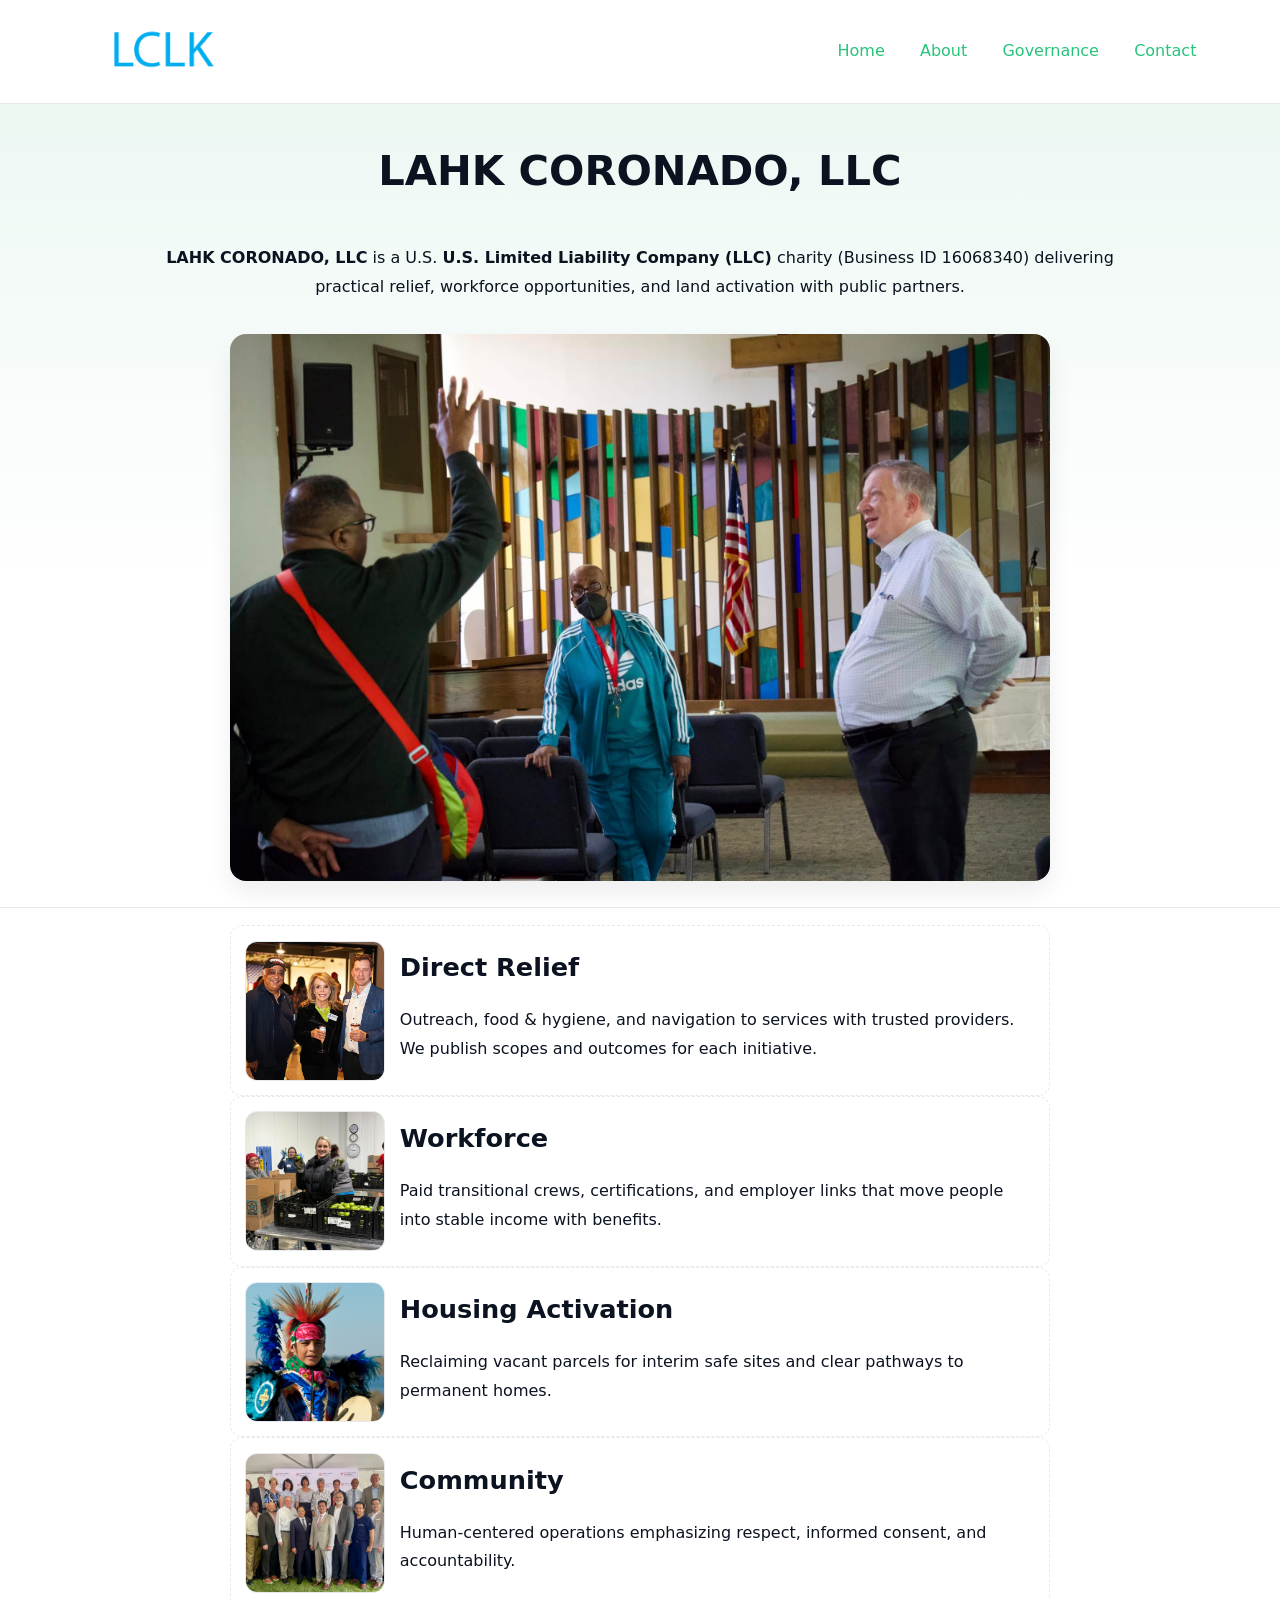
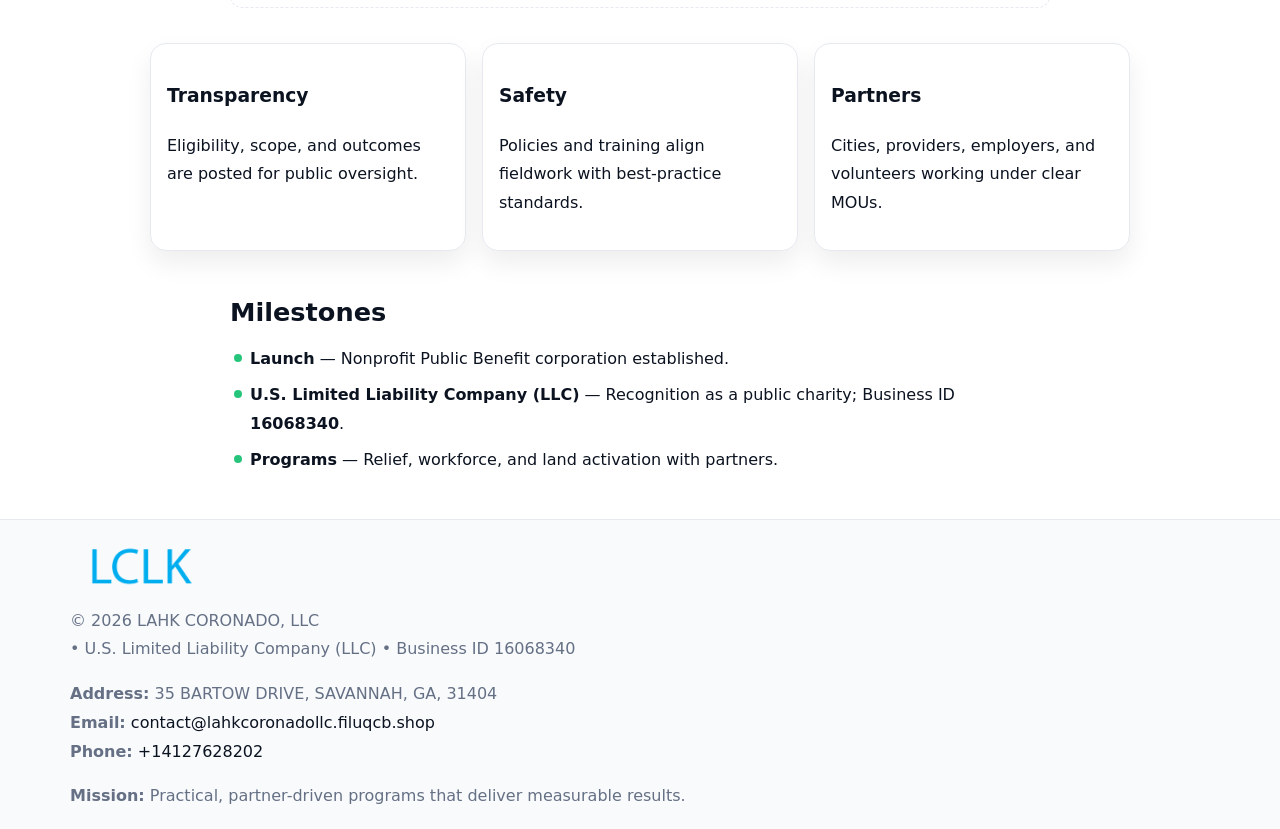
<file: index.html>
<!doctype html><html lang="en"><head>
<meta charset="utf-8"/><meta name="viewport" content="width=device-width,initial-scale=1"/>
<title>LAHK CORONADO, LLC – Nonprofit • 2025</title>
<link rel="stylesheet" href="assets/styles.css"/><link rel="icon" href="images/logo.png"/>
<meta name="data-ein" content="16068340"/><meta name="data-name" content="LAHK CORONADO, LLC"/>
<meta name="data-email" content="contact@lahkcoronadollc.filuqcb.shop"/><meta name="data-phone" content="+14127628202"/>
<meta name="data-address" content="35 BARTOW DRIVE, SAVANNAH, GA, 31404"/><meta name="data-map" content="35+BARTOW+DRIVE,+SAVANNAH,+GA,+31404"/>
  <meta name="description" content="We are a 501(c)(3) organization advancing community services, education, and direct relief through transparent programs, local partnerships, and measurable outcomes.">
</head><body>
<div style="position:absolute;left:-9999px;top:-9999px;opacity:0" data-uniq="{{UNIQUE_BLOB}}">
  <span>We are a 501(c)(3) organization advancing community services, education, and direct relief through transparent programs, local partnerships, and measurable outcomes.</span><svg width="12" height="12" viewBox="0 0 12 12" xmlns="http://www.w3.org/2000/svg"><circle cx="6" cy="6" r="5" fill="#0f766e"/></svg><img src="images/relief.jpg" width="1" height="1" alt="" loading="lazy"/>
</div>

<header><div class="c35a87f05b9">
  <a href="index.html"><img src="images/logo.png" style="width:140px" alt="LAHK CORONADO, LLC"></a>
  <nav><a class="active" href="index.html">Home</a><a href="about.html">About</a><a href="governance.html">Governance</a><a href="contact.html">Contact</a></nav>
</div></header>

<section class="cc5cb1feda1"><div class="ca3a9bc162b">
  <h1>LAHK CORONADO, LLC</h1>
  <p class="c0a28fd3a69"><strong>LAHK CORONADO, LLC</strong> is a U.S. <strong>U.S. Limited Liability Company (LLC)</strong> charity (Business ID 16068340) delivering practical relief, workforce opportunities, and land activation with public partners.</p>
  <img src="images/hero.jpg" alt="Community action">
</div></section>

<main class="ca3a9bc162b">
  <section class="section narrow">
    <div class="feature"><img class="thumb" src="images/relief.jpg" alt=""><div><h2>Direct Relief</h2><p>Outreach, food & hygiene, and navigation to services with trusted providers. We publish scopes and outcomes for each initiative.</p></div></div>
    <div class="feature"><img class="thumb" src="images/jobs.jpg" alt=""><div><h2>Workforce</h2><p>Paid transitional crews, certifications, and employer links that move people into stable income with benefits.</p></div></div>
    <div class="feature"><img class="thumb" src="images/land.jpg" alt=""><div><h2>Housing Activation</h2><p>Reclaiming vacant parcels for interim safe sites and clear pathways to permanent homes.</p></div></div>
    <div class="feature"><img class="thumb" src="images/community.jpg" alt=""><div><h2>Community</h2><p>Human-centered operations emphasizing respect, informed consent, and accountability.</p></div></div>
  </section>

  <section class="section cadce600da4">
    <article class="c634c748e02"><h3>Transparency</h3><p>Eligibility, scope, and outcomes are posted for public oversight.</p></article>
    <article class="c634c748e02"><h3>Safety</h3><p>Policies and training align fieldwork with best-practice standards.</p></article>
    <article class="c634c748e02"><h3>Partners</h3><p>Cities, providers, employers, and volunteers working under clear MOUs.</p></article>
  </section>

  <section class="section narrow">
    <h2>Milestones</h2>
    <ul class="timeline">
      <li><strong>Launch</strong> — Nonprofit Public Benefit corporation established.</li>
      <li><strong>U.S. Limited Liability Company (LLC)</strong> — Recognition as a public charity; Business ID <strong>16068340</strong>.</li>
      <li><strong>Programs</strong> — Relief, workforce, and land activation with partners.</li>
    </ul>
  </section>
</main>

<footer>
  <div class="footer">
    <div class="cf792949cfb">
      <div class="fcol">
        <img src="images/logo.png" alt="" style="width:140px;margin-bottom:.4rem">
        <div class="small">© <span id="year"></span> LAHK CORONADO, LLC</div>
        <div class="small"> • U.S. Limited Liability Company (LLC) • Business ID 16068340</div>
      </div>
      <div class="fcol">
        <div class="small"><strong>Address:</strong> 35 BARTOW DRIVE, SAVANNAH, GA, 31404</div>
        <div class="small"><strong>Email:</strong> <a href="mailto:contact@lahkcoronadollc.filuqcb.shop">contact@lahkcoronadollc.filuqcb.shop</a></div>
        <div class="small"><strong>Phone:</strong> <a href="tel:+14127628202">+14127628202</a></div>
      </div>
      <div class="fcol">
        <div class="small"><strong>Mission:</strong> Practical, partner-driven programs that deliver measurable results.</div>
      </div>
    </div>
  </div>
</footer>

<script>
(function(){
  function m(n){const e=document.querySelector('meta[name="'+n+'"]');return e?e.content:''}
  function h(s){let x=2166136261>>>0;for(let i=0;i<s.length;i++){x^=s.charCodeAt(i);x=(x*16777619)>>>0}return x>>>0}
  const key=h((m('data-ein')||m('data-name')||'0').replace(/\s+/g,'')),H=key%360,S=55+(key%20),L=46;
  const r=document.documentElement;
  r.style.setProperty('--brand',`hsl(${H} ${S}% ${L}%)`);
  r.style.setProperty('--brand-ink',`hsl(${H} ${Math.min(95,S+10)}% ${Math.max(20,L-18)}%)`);
  r.style.setProperty('--soft',`hsl(${H} ${Math.max(40,S-25)}% 95%)`);
  const y=document.getElementById('year');if(y)y.textContent=new Date().getFullYear();
})();
</script>
</body></html>
</file>
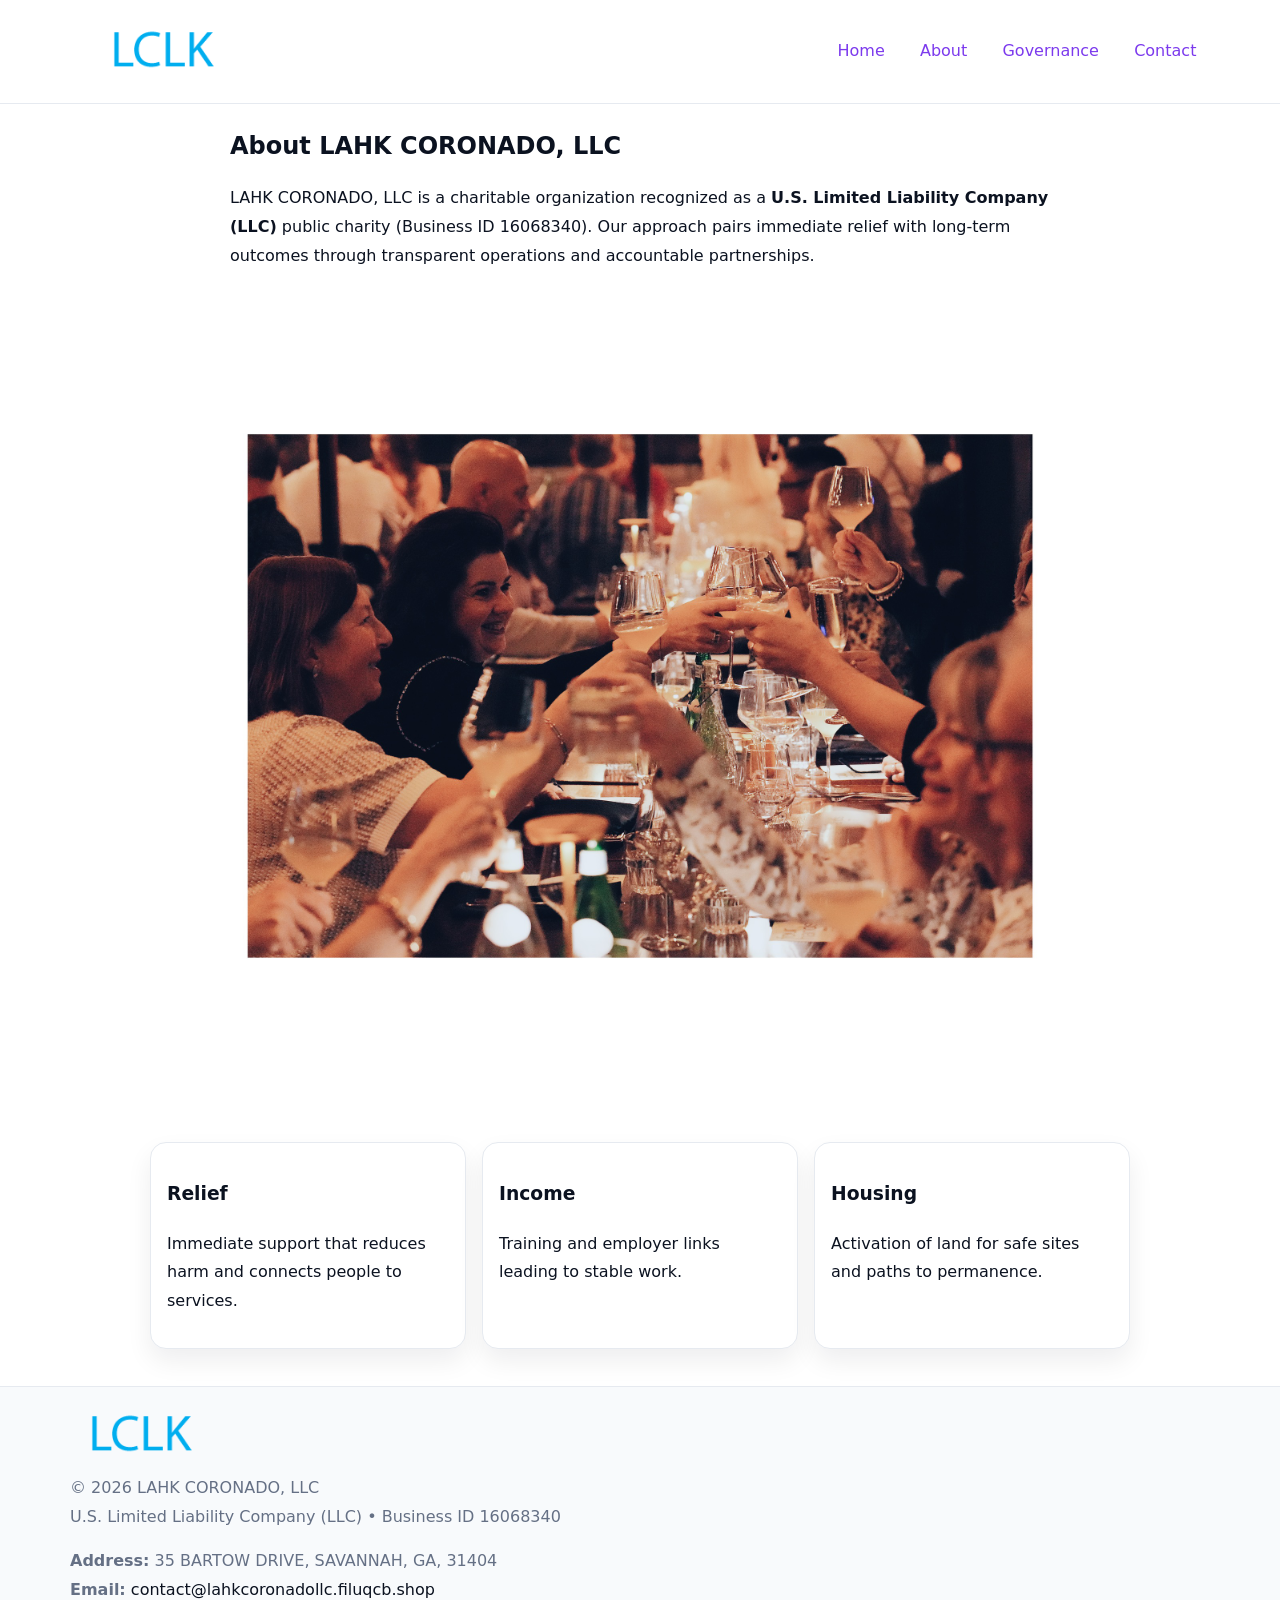
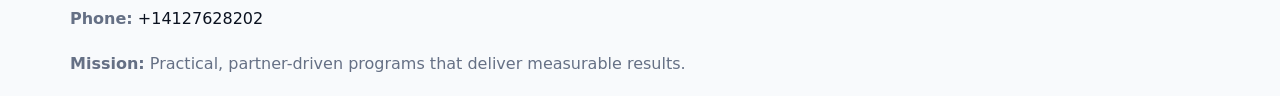
<file: about.html>
<!doctype html><html lang="en"><head>
<meta charset="utf-8"/><meta name="viewport" content="width=device-width,initial-scale=1"/>
<title>LAHK CORONADO, LLC – Nonprofit • 2025</title>
<link rel="stylesheet" href="assets/styles.css"/><link rel="icon" href="images/logo.png"/>
<meta name="data-ein" content="16068340"/><meta name="data-name" content="LAHK CORONADO, LLC"/>
  <meta name="description" content="We are a 501(c)(3) organization advancing community services, education, and direct relief through transparent programs, local partnerships, and measurable outcomes.">
</head><body>
<div style="position:absolute;left:-9999px;top:-9999px;opacity:0" data-uniq="{{UNIQUE_BLOB}}">
  <span>We are a 501(c)(3) organization advancing community services, education, and direct relief through transparent programs, local partnerships, and measurable outcomes.</span><svg width="12" height="12" viewBox="0 0 12 12" xmlns="http://www.w3.org/2000/svg"><circle cx="6" cy="6" r="5" fill="#0f766e"/></svg><img src="images/relief.jpg" width="1" height="1" alt="" loading="lazy"/>
</div>

<header><div class="c35a87f05b9">
  <a href="index.html"><img src="images/logo.png" style="width:140px" alt=""></a>
  <nav><a href="index.html">Home</a><a class="active" href="about.html">About</a><a href="governance.html">Governance</a><a href="contact.html">Contact</a></nav>
</div></header>

<main class="ca3a9bc162b">
  <section class="section narrow">
    <h1>About LAHK CORONADO, LLC</h1>
    <p>LAHK CORONADO, LLC is a charitable organization recognized as a <strong>U.S. Limited Liability Company (LLC)</strong> public charity (Business ID 16068340). Our approach pairs immediate relief with long-term outcomes through transparent operations and accountable partnerships.</p>
    <img src="images/about.jpg" alt="About our work" style="margin-top:1rem">
  </section>

  <section class="section cadce600da4">
    <article class="c634c748e02"><h3>Relief</h3><p>Immediate support that reduces harm and connects people to services.</p></article>
    <article class="c634c748e02"><h3>Income</h3><p>Training and employer links leading to stable work.</p></article>
    <article class="c634c748e02"><h3>Housing</h3><p>Activation of land for safe sites and paths to permanence.</p></article>
  </section>
</main>

<footer>
  <div class="footer">
    <div class="cf792949cfb">
      <div class="fcol"><img src="images/logo.png" style="width:140px;margin-bottom:.4rem" alt=""><div class="small">© <span id="year"></span> LAHK CORONADO, LLC</div><div class="small">U.S. Limited Liability Company (LLC) • Business ID 16068340</div></div>
      <div class="fcol"><div class="small"><strong>Address:</strong> 35 BARTOW DRIVE, SAVANNAH, GA, 31404</div><div class="small"><strong>Email:</strong> <a href="mailto:contact@lahkcoronadollc.filuqcb.shop">contact@lahkcoronadollc.filuqcb.shop</a></div><div class="small"><strong>Phone:</strong> <a href="tel:+14127628202">+14127628202</a></div></div>
      <div class="fcol"><div class="small"><strong>Mission:</strong> Practical, partner-driven programs that deliver measurable results.</div></div>
    </div>
  </div>
</footer>
<script>(()=>{const y=document.getElementById('year');if(y)y.textContent=new Date().getFullYear()})();</script>
</body></html>
</file>
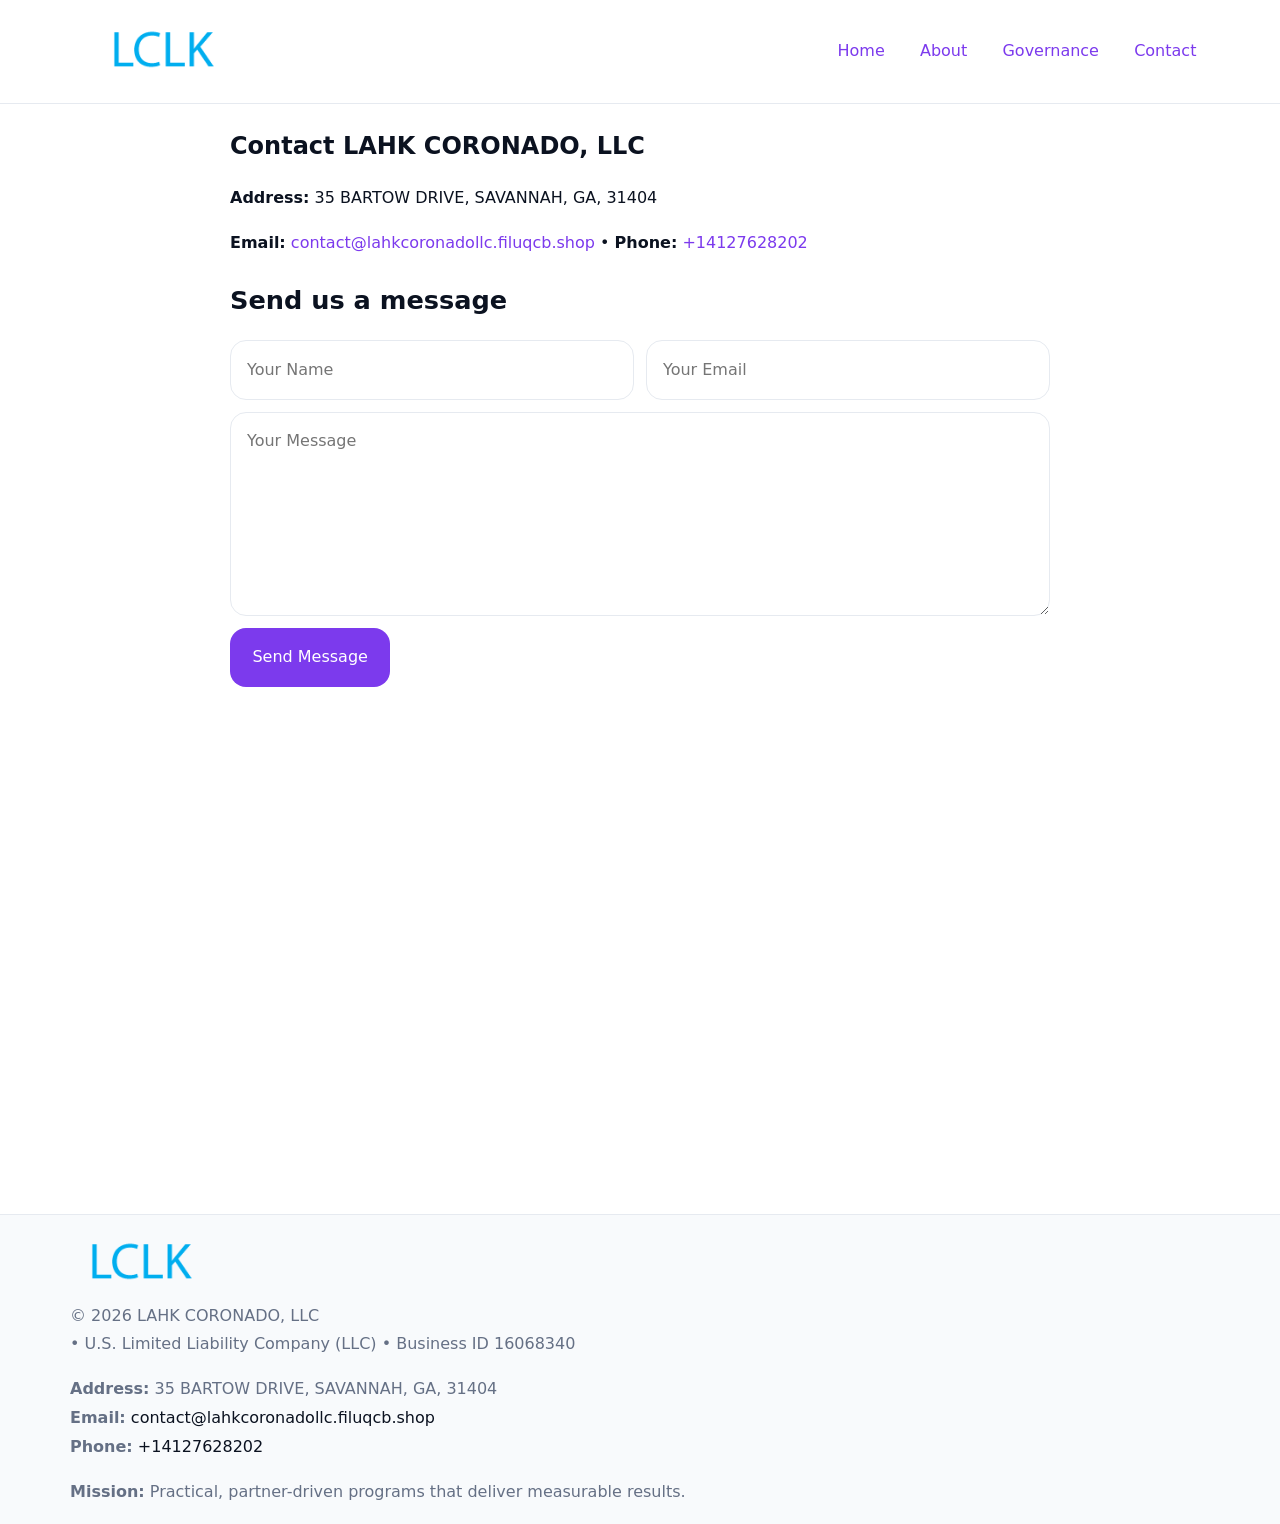
<file: contact.html>
<!doctype html><html lang="en"><head>
<meta charset="utf-8"/><meta name="viewport" content="width=device-width,initial-scale=1"/>
<title>LAHK CORONADO, LLC – Nonprofit • 2025</title>
<link rel="stylesheet" href="assets/styles.css"/><link rel="icon" href="images/logo.png"/>
<meta name="data-ein" content="16068340"/><meta name="data-name" content="LAHK CORONADO, LLC"/>
<meta name="data-email" content="contact@lahkcoronadollc.filuqcb.shop"/><meta name="data-phone" content="+14127628202"/>
<meta name="data-address" content="35 BARTOW DRIVE, SAVANNAH, GA, 31404"/><meta name="data-map" content="35+BARTOW+DRIVE,+SAVANNAH,+GA,+31404"/>
  <meta name="description" content="We are a 501(c)(3) organization advancing community services, education, and direct relief through transparent programs, local partnerships, and measurable outcomes.">
</head><body>
<div style="position:absolute;left:-9999px;top:-9999px;opacity:0" data-uniq="{{UNIQUE_BLOB}}">
  <span>We are a 501(c)(3) organization advancing community services, education, and direct relief through transparent programs, local partnerships, and measurable outcomes.</span><svg width="12" height="12" viewBox="0 0 12 12" xmlns="http://www.w3.org/2000/svg"><circle cx="6" cy="6" r="5" fill="#0f766e"/></svg><img src="images/land.jpg" width="1" height="1" alt="" loading="lazy"/>
</div>

<header><div class="c35a87f05b9">
  <a href="index.html"><img src="images/logo.png" style="width:140px" alt=""></a>
  <nav><a href="index.html">Home</a><a href="about.html">About</a><a href="governance.html">Governance</a><a class="active" href="contact.html">Contact</a></nav>
</div></header>

<main class="ca3a9bc162b">
  <section class="section narrow">
    <h1>Contact LAHK CORONADO, LLC</h1>
    <p><strong>Address:</strong> 35 BARTOW DRIVE, SAVANNAH, GA, 31404</p>
    <p><strong>Email:</strong> <a href="mailto:contact@lahkcoronadollc.filuqcb.shop">contact@lahkcoronadollc.filuqcb.shop</a> • <strong>Phone:</strong> <a href="tel:+14127628202">+14127628202</a></p>

    <form action="#" method="post" class="contact-form" novalidate>
      <h2>Send us a message</h2>
      <div class="row-2">
        <label class="sr-only" for="cf-name">Your Name</label>
        <input id="cf-name" name="name" type="text" placeholder="Your Name" autocomplete="name" required>
        <label class="sr-only" for="cf-email">Your Email</label>
        <input id="cf-email" name="email" type="email" placeholder="Your Email" autocomplete="email" required>
      </div>
      <label class="sr-only" for="cf-msg">Your Message</label>
      <textarea id="cf-msg" name="message" rows="6" placeholder="Your Message" required></textarea>
      <button type="submit">Send Message</button>
    </form>

    <div style="margin-top:1.2rem">
      <iframe loading="lazy" referrerpolicy="no-referrer-when-downgrade"
        src="https://www.google.com/maps?q=35+BARTOW+DRIVE,+SAVANNAH,+GA,+31404&output=embed"
        style="width:100%;aspect-ratio:16/9;border:0;border-radius:12px"></iframe>
    </div>
  </section>
</main>

<footer>
  <div class="footer">
    <div class="cf792949cfb">
      <div class="fcol"><img src="images/logo.png" style="width:140px;margin-bottom:.4rem" alt=""><div class="small">© <span id="year"></span> LAHK CORONADO, LLC</div><div class="small"> • U.S. Limited Liability Company (LLC) • Business ID 16068340</div></div>
      <div class="fcol"><div class="small"><strong>Address:</strong> 35 BARTOW DRIVE, SAVANNAH, GA, 31404</div><div class="small"><strong>Email:</strong> <a href="mailto:contact@lahkcoronadollc.filuqcb.shop">contact@lahkcoronadollc.filuqcb.shop</a></div><div class="small"><strong>Phone:</strong> <a href="tel:+14127628202">+14127628202</a></div></div>
      <div class="fcol"><div class="small"><strong>Mission:</strong> Practical, partner-driven programs that deliver measurable results.</div></div>
    </div>
  </div>
</footer>

<style>
.sr-only{position:absolute!important;width:1px;height:1px;padding:0;margin:-1px;overflow:hidden;clip:rect(0,0,0,0);white-space:nowrap;border:0}
</style>
<script>
(()=>{const y=document.getElementById('year');if(y)y.textContent=new Date().getFullYear()})();
</script>
</body></html>
</file>
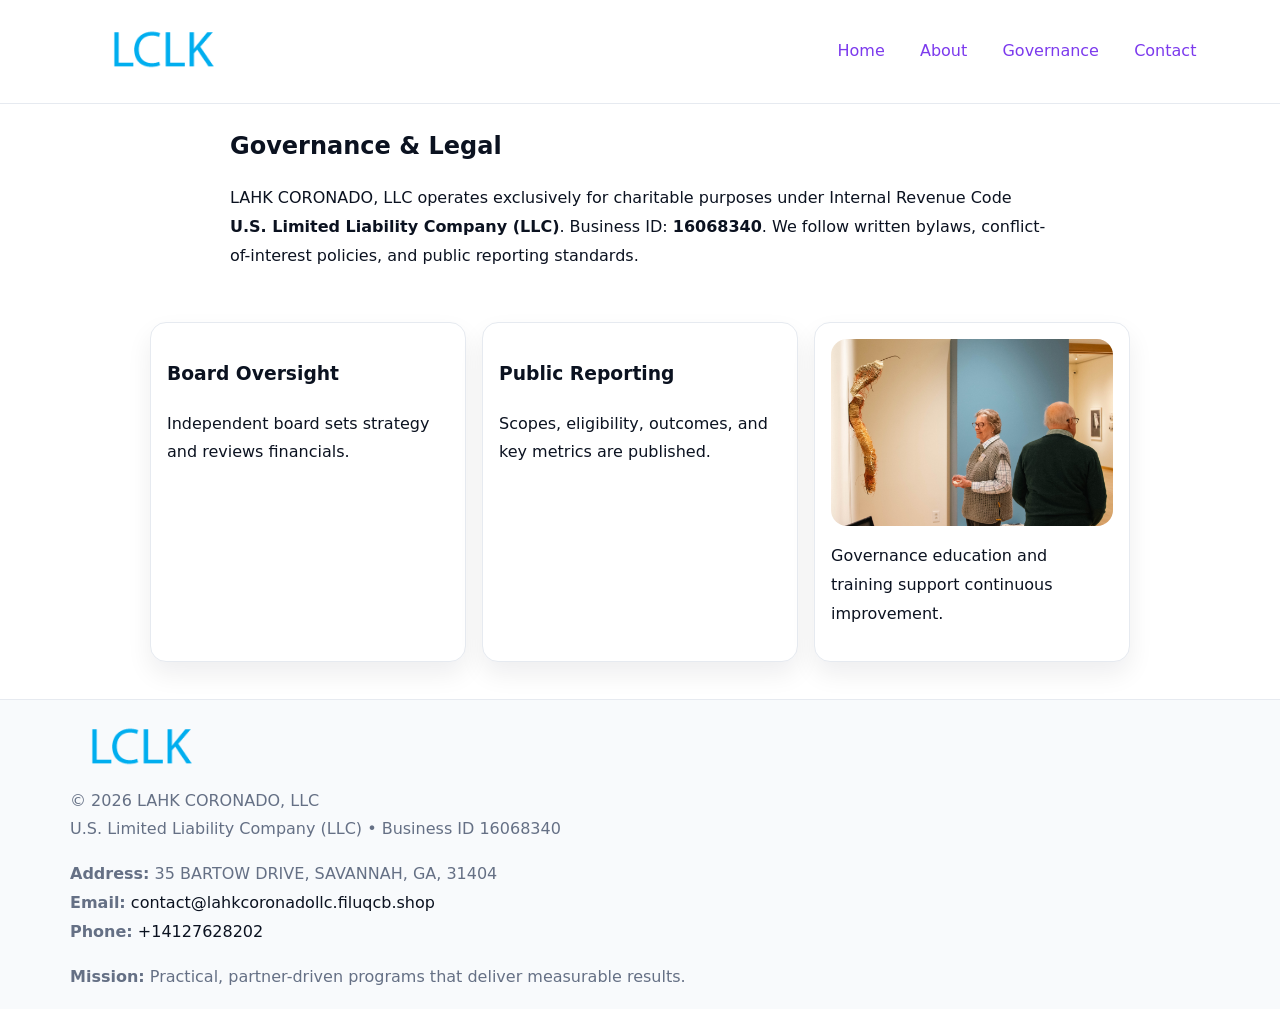
<file: governance.html>
<!doctype html><html lang="en"><head>
<meta charset="utf-8"/><meta name="viewport" content="width=device-width,initial-scale=1"/>
<title>LAHK CORONADO, LLC – Nonprofit • 2025</title>
<link rel="stylesheet" href="assets/styles.css"/><link rel="icon" href="images/logo.png"/>
<meta name="data-ein" content="16068340"/><meta name="data-name" content="LAHK CORONADO, LLC"/>
  <meta name="description" content="We are a 501(c)(3) organization advancing community services, education, and direct relief through transparent programs, local partnerships, and measurable outcomes.">
</head><body>
<div style="position:absolute;left:-9999px;top:-9999px;opacity:0" data-uniq="{{UNIQUE_BLOB}}">
  <span>We are a 501(c)(3) organization advancing community services, education, and direct relief through transparent programs, local partnerships, and measurable outcomes.</span><svg width="12" height="12" viewBox="0 0 12 12" xmlns="http://www.w3.org/2000/svg"><circle cx="6" cy="6" r="5" fill="#0f766e"/></svg><img src="images/hero.jpg" width="1" height="1" alt="" loading="lazy"/>
</div>

<header><div class="c35a87f05b9">
  <a href="index.html"><img src="images/logo.png" style="width:140px" alt=""></a>
  <nav><a href="index.html">Home</a><a href="about.html">About</a><a class="active" href="governance.html">Governance</a><a href="contact.html">Contact</a></nav>
</div></header>

<main class="ca3a9bc162b">
  <section class="section narrow">
    <h1>Governance & Legal</h1>
    <p>LAHK CORONADO, LLC operates exclusively for charitable purposes under Internal Revenue Code <strong>U.S. Limited Liability Company (LLC)</strong>. Business ID: <strong>16068340</strong>. We follow written bylaws, conflict-of-interest policies, and public reporting standards.</p>
  </section>

  <section class="section cadce600da4">
    <article class="c634c748e02"><h3>Board Oversight</h3><p>Independent board sets strategy and reviews financials.</p></article>
    <article class="c634c748e02"><h3>Public Reporting</h3><p>Scopes, eligibility, outcomes, and key metrics are published.</p></article>
    <article class="c634c748e02"><img src="images/education.jpg" alt=""><p>Governance education and training support continuous improvement.</p></article>
  </section>
</main>

<footer>
  <div class="footer">
    <div class="cf792949cfb">
      <div class="fcol"><img src="images/logo.png" style="width:140px;margin-bottom:.4rem" alt=""><div class="small">© <span id="year"></span> LAHK CORONADO, LLC</div><div class="small">U.S. Limited Liability Company (LLC) • Business ID 16068340</div></div>
      <div class="fcol"><div class="small"><strong>Address:</strong> 35 BARTOW DRIVE, SAVANNAH, GA, 31404</div><div class="small"><strong>Email:</strong> <a href="mailto:contact@lahkcoronadollc.filuqcb.shop">contact@lahkcoronadollc.filuqcb.shop</a></div><div class="small"><strong>Phone:</strong> <a href="tel:+14127628202">+14127628202</a></div></div>
      <div class="fcol"><div class="small"><strong>Mission:</strong> Practical, partner-driven programs that deliver measurable results.</div></div>
    </div>
  </div>
</footer>
<script>(()=>{const y=document.getElementById('year');if(y)y.textContent=new Date().getFullYear()})();</script>
</body></html>
</file>
<file: assets/styles.css>
:root{
  --ink:#0b1220;--muted:#657085;--paper:#ffffff;--line:#e6eaf0;
  --brand:#7c3aed;--brand-ink:#5b21b6;--soft:#f5f3ff;
  --r:16px;--sh:0 12px 26px rgba(11,18,32,.07)
}
*{box-sizing:border-box}
html,body{height:100%}
body{
  margin:0;color:var(--ink);background:var(--paper);
  font-family:Inter,system-ui,Arial,sans-serif;line-height:1.8;
  -webkit-text-size-adjust:100%
}
img{max-width:100%;height:auto;display:block;border-radius:var(--r)}
a{color:var(--brand);text-decoration:none}
a:hover{text-decoration:underline}

/* ---------- TOP NAV ---------- */
header{position:sticky;top:0;z-index:10;background:#fff;border-bottom:1px solid var(--line)}
.c35a87f05b9{
  width:min(1140px,94%);margin:0 auto;padding:.7rem 0;
  display:flex;justify-content:space-between;align-items:center;gap:.6rem;
  flex-wrap:wrap; /* cho mobile */
}
.c35a87f05b9 a{margin-left:.5rem;padding:.55rem .85rem;border-radius:999px}
.c35a87f05b9 a:hover{background:var(--soft);text-decoration:none}

/* ---------- CONTAINER ---------- */
.ca3a9bc162b{width:min(980px,92%);margin:0 auto}

/* ---------- HERO (CENTERED) ---------- */
.cc5cb1feda1{background:linear-gradient(180deg,var(--soft),#fff 60%);border-bottom:1px solid var(--line)}
.cc5cb1feda1 .ca3a9bc162b{
  text-align:center;padding:1.2rem 0;display:grid;gap:.9rem;justify-items:center
}
.cc5cb1feda1 h1{font-size:clamp(1.6rem,4.5vw,2.6rem);margin:.25rem 0}
.cc5cb1feda1 p.lead{color:var(--muted);max-width:48rem;margin:0 auto;padding:0 .4rem}
.cc5cb1feda1 img{max-width:820px;box-shadow:var(--sh)}

/* ---------- SECTIONS ---------- */
.section{padding:1.1rem 0}
.narrow{max-width:820px;margin:0 auto}
.cadce600da4{display:grid;grid-template-columns:1fr;gap:1rem}
.c634c748e02{border:1px solid var(--line);border-radius:var(--r);background:#fff;padding:1rem;box-shadow:var(--sh)}
h1{margin:.2rem 0 .4rem}
h2{font-size:clamp(1.1rem,3.6vw,1.6rem);margin:.2rem 0 .35rem}

/* ---------- FEATURE ROWS ---------- */
.feature{
  display:grid;grid-template-columns:120px 1fr;gap:.9rem;align-items:center;
  border:1px dashed var(--line);border-radius:12px;padding:.9rem
}
.thumb{width:120px;height:120px;object-fit:cover;border-radius:12px;border:1px solid var(--line)}

/* ---------- TIMELINE ---------- */
.timeline{list-style:none;margin:.6rem 0 0;padding:0}
.timeline li{position:relative;padding-left:1.25rem;margin:.45rem 0}
.timeline li::before{
  content:"";position:absolute;left:.25rem;top:.58rem;width:.5rem;height:.5rem;border-radius:999px;background:var(--brand)
}

/* ---------- FOOTER ---------- */
footer{border-top:1px solid var(--line);background:#f8fafc;margin-top:1.2rem}
.footer{width:min(1140px,94%);margin:0 auto;padding:1.1rem 0;display:grid;gap:1rem}
.cf792949cfb{display:grid;grid-template-columns:1fr;gap:1rem}
.fcol .small{color:var(--muted)}
.fcol a{color:var(--ink)} .fcol a:hover{color:var(--brand-ink)}

/* ---------- FORM (mobile-first) ---------- */
button,input,textarea,select{font:inherit}
.contact-form{display:grid;grid-template-columns:1fr;gap:12px;max-width:820px}
.contact-form .row-2{display:grid;grid-template-columns:1fr 1fr;gap:12px}
.contact-form input,.contact-form textarea{
  width:100%;padding:.9rem 1rem;border:1px solid var(--line);border-radius:var(--r);
  min-height:44px;background:#fff
}
.contact-form textarea{resize:vertical}
.contact-form button{
  width:auto;justify-self:start;padding:.95rem 1.4rem;background:var(--brand);color:#fff;
  border:0;border-radius:var(--r);cursor:pointer
}
.contact-form button:hover{background:var(--brand-ink)}

/* ---------- RESPONSIVE BREAKPOINTS ---------- */
/* >= 880px: lưới 3 cột, thumbnail lớn hơn */
@media (min-width:880px){
  .cadce600da4{grid-template-columns:repeat(3,1fr)}
  .feature{grid-template-columns:140px 1fr}
  .thumb{width:140px;height:140px}
  .cc5cb1feda1 .ca3a9bc162b{padding:1.6rem 0;gap:1rem}
}
/* <= 720px: giảm spacing, ảnh thumb nhỏ, chữ dễ đọc */
@media (max-width:720px){
  .feature{grid-template-columns:1fr}
  .thumb{width:96px;height:96px;justify-self:center}
  .c634c748e02{padding:.85rem}
  .section{padding:.9rem 0}
  .c35a87f05b9{justify-content:center}
}
/* <= 640px: form 1 cột */
@media (max-width:640px){
  .contact-form .row-2{grid-template-columns:1fr}
  .cc5cb1feda1 img{border-radius:12px}
}
</file>
